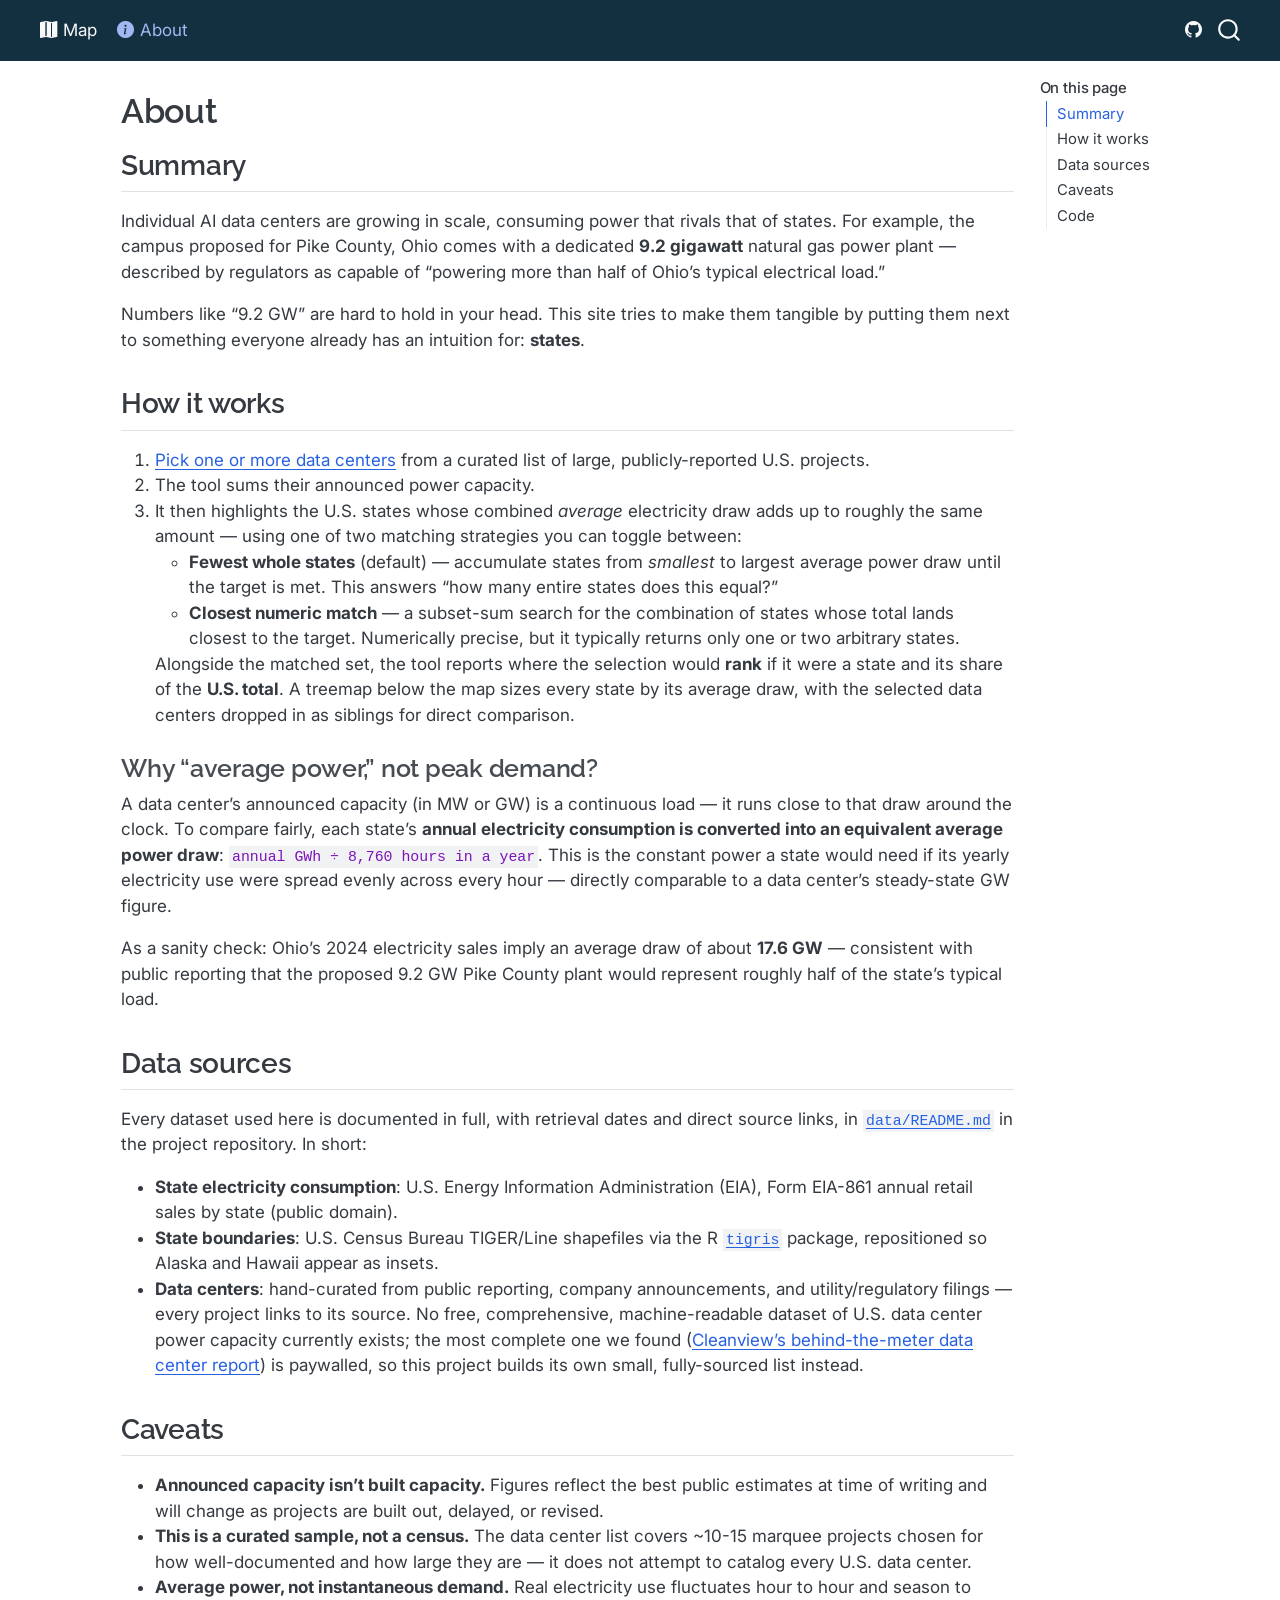
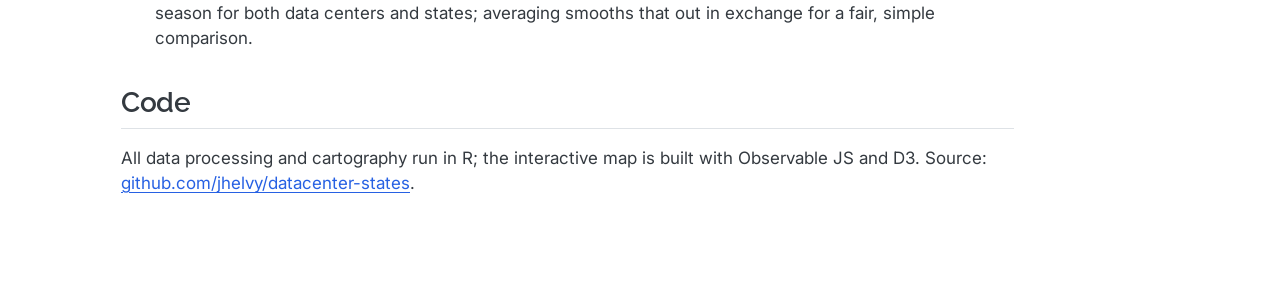
<file: about.html>
<!DOCTYPE html>
<html xmlns="http://www.w3.org/1999/xhtml" lang="en" xml:lang="en"><head>

<meta charset="utf-8">
<meta name="generator" content="quarto-1.9.38">

<meta name="viewport" content="width=device-width, initial-scale=1.0, user-scalable=yes">


<title>About – Data Centers vs.&nbsp;States</title>
<style>
/* Default styles provided by pandoc.
** See https://pandoc.org/MANUAL.html#variables-for-html for config info.
*/
code{white-space: pre-wrap;}
span.smallcaps{font-variant: small-caps;}
div.columns{display: flex; gap: min(4vw, 1.5em);}
div.column{flex: auto; overflow-x: auto;}
div.hanging-indent{margin-left: 1.5em; text-indent: -1.5em;}
ul.task-list{list-style: none;}
ul.task-list li input[type="checkbox"] {
  width: 0.8em;
  margin: 0 0.8em 0.2em -1em; /* quarto-specific, see https://github.com/quarto-dev/quarto-cli/issues/4556 */ 
  vertical-align: middle;
}
</style>


<script src="site_libs/quarto-nav/quarto-nav.js"></script>
<script src="site_libs/quarto-nav/headroom.min.js"></script>
<script src="site_libs/clipboard/clipboard.min.js"></script>
<script src="site_libs/quarto-search/autocomplete.umd.js"></script>
<script src="site_libs/quarto-search/fuse.min.js"></script>
<script src="site_libs/quarto-search/quarto-search.js"></script>
<meta name="quarto:offset" content="./">
<link href="./favicon.svg" rel="icon" type="image/svg+xml">
<script src="site_libs/quarto-html/quarto.js" type="module"></script>
<script src="site_libs/quarto-html/tabsets/tabsets.js" type="module"></script>
<script src="site_libs/quarto-html/popper.min.js"></script>
<script src="site_libs/quarto-html/tippy.umd.min.js"></script>
<script src="site_libs/quarto-html/anchor.min.js"></script>
<link href="site_libs/quarto-html/tippy.css" rel="stylesheet">
<link href="site_libs/quarto-html/quarto-syntax-highlighting-15634bcf2e68342d4ad2dfa704d543f6.css" rel="stylesheet" id="quarto-text-highlighting-styles">
<script src="site_libs/bootstrap/bootstrap.min.js"></script>
<link href="site_libs/bootstrap/bootstrap-icons.css" rel="stylesheet">
<link href="site_libs/bootstrap/bootstrap-6c51639ff0c399ca8a9a095a3cf14698.min.css" rel="stylesheet" append-hash="true" id="quarto-bootstrap" data-mode="light">
<script id="quarto-search-options" type="application/json">{
  "location": "navbar",
  "copy-button": false,
  "collapse-after": 3,
  "panel-placement": "end",
  "type": "overlay",
  "limit": 50,
  "keyboard-shortcut": [
    "f",
    "/",
    "s"
  ],
  "show-item-context": false,
  "language": {
    "search-no-results-text": "No results",
    "search-matching-documents-text": "matching documents",
    "search-copy-link-title": "Copy link to search",
    "search-hide-matches-text": "Hide additional matches",
    "search-more-match-text": "more match in this document",
    "search-more-matches-text": "more matches in this document",
    "search-clear-button-title": "Clear",
    "search-text-placeholder": "",
    "search-detached-cancel-button-title": "Cancel",
    "search-submit-button-title": "Submit",
    "search-label": "Search"
  }
}</script>
<link rel="preconnect" href="https://fonts.googleapis.com">
<link rel="preconnect" href="https://fonts.gstatic.com" crossorigin="">
<link rel="stylesheet" href="https://fonts.googleapis.com/css2?family=Inter:wght@400;500;600;700&amp;family=Raleway:wght@500;600;700&amp;display=swap">


<link rel="stylesheet" href="styles.css">
<meta property="og:title" content="About – Data Centers vs.&nbsp;States">
<meta property="og:description" content="How much power do AI data centers really use? See it next to the states.">
<meta property="og:image" content="https://jhelvy.github.io/datacenter-states/og-card.png">
<meta property="og:site_name" content="Data Centers vs.&nbsp;States">
<meta property="og:image:height" content="630">
<meta property="og:image:width" content="1200">
<meta name="twitter:title" content="About – Data Centers vs.&nbsp;States">
<meta name="twitter:description" content="How much power do AI data centers really use? See it next to the states.">
<meta name="twitter:image" content="https://jhelvy.github.io/datacenter-states/og-card.png">
<meta name="twitter:card" content="summary_large_image">
<meta name="twitter:image-height" content="630">
<meta name="twitter:image-width" content="1200">
</head>

<body class="nav-fixed quarto-light">

<div id="quarto-search-results"></div>
  <header id="quarto-header" class="headroom fixed-top">
    <nav class="navbar navbar-expand-lg " data-bs-theme="dark">
      <div class="navbar-container container-fluid">
            <div id="quarto-search" class="" title="Search"></div>
          <button class="navbar-toggler" type="button" data-bs-toggle="collapse" data-bs-target="#navbarCollapse" aria-controls="navbarCollapse" role="menu" aria-expanded="false" aria-label="Toggle navigation" onclick="if (window.quartoToggleHeadroom) { window.quartoToggleHeadroom(); }">
  <span class="navbar-toggler-icon"></span>
</button>
          <div class="collapse navbar-collapse" id="navbarCollapse">
            <ul class="navbar-nav navbar-nav-scroll me-auto">
  <li class="nav-item">
    <a class="nav-link" href="./index.html"> <i class="bi bi-map-fill" role="img">
</i> 
<span class="menu-text">Map</span></a>
  </li>  
  <li class="nav-item">
    <a class="nav-link active" href="./about.html" aria-current="page"> <i class="bi bi-info-circle-fill" role="img">
</i> 
<span class="menu-text">About</span></a>
  </li>  
</ul>
          </div> <!-- /navcollapse -->
            <div class="quarto-navbar-tools">
    <a href="https://github.com/jhelvy/datacenter-states" title="Source code on GitHub" class="quarto-navigation-tool px-1" aria-label="Source code on GitHub"><i class="bi bi-github"></i></a>
</div>
      </div> <!-- /container-fluid -->
    </nav>
</header>
<!-- content -->
<div id="quarto-content" class="quarto-container page-columns page-rows-contents page-layout-article page-navbar">
<!-- sidebar -->
<!-- margin-sidebar -->
    <div id="quarto-margin-sidebar" class="sidebar margin-sidebar">
        <nav id="TOC" role="doc-toc" class="toc-active">
    <h2 id="toc-title">On this page</h2>
   
  <ul class="collapse">
  <li><a href="#summary" id="toc-summary" class="nav-link active" data-scroll-target="#summary">Summary</a></li>
  <li><a href="#how-it-works" id="toc-how-it-works" class="nav-link" data-scroll-target="#how-it-works">How it works</a></li>
  <li><a href="#data-sources" id="toc-data-sources" class="nav-link" data-scroll-target="#data-sources">Data sources</a></li>
  <li><a href="#caveats" id="toc-caveats" class="nav-link" data-scroll-target="#caveats">Caveats</a></li>
  <li><a href="#code" id="toc-code" class="nav-link" data-scroll-target="#code">Code</a></li>
  </ul>
</nav>
    </div>
<!-- main -->
<main class="content" id="quarto-document-content">

<header id="title-block-header" class="quarto-title-block default">
<div class="quarto-title">
<h1 class="title">About</h1>
</div>



<div class="quarto-title-meta">

    
  
    
  </div>
  


</header>


<section id="summary" class="level2">
<h2 class="anchored" data-anchor-id="summary">Summary</h2>
<p>Individual AI data centers are growing in scale, consuming power that rivals that of states. For example, the campus proposed for Pike County, Ohio comes with a dedicated <strong>9.2 gigawatt</strong> natural gas power plant — described by regulators as capable of “powering more than half of Ohio’s typical electrical load.”</p>
<p>Numbers like “9.2 GW” are hard to hold in your head. This site tries to make them tangible by putting them next to something everyone already has an intuition for: <strong>states</strong>.</p>
</section>
<section id="how-it-works" class="level2">
<h2 class="anchored" data-anchor-id="how-it-works">How it works</h2>
<ol type="1">
<li><strong><a href="./index.html">Pick one or more data centers</a></strong> from a curated list of large, publicly-reported U.S. projects.</li>
<li>The tool sums their announced power capacity.</li>
<li>It then highlights the U.S. states whose combined <em>average</em> electricity draw adds up to roughly the same amount — using one of two matching strategies you can toggle between:
<ul>
<li><strong>Fewest whole states</strong> (default) — accumulate states from <em>smallest</em> to largest average power draw until the target is met. This answers “how many entire states does this equal?”</li>
<li><strong>Closest numeric match</strong> — a subset-sum search for the combination of states whose total lands closest to the target. Numerically precise, but it typically returns only one or two arbitrary states.</li>
</ul>
Alongside the matched set, the tool reports where the selection would <strong>rank</strong> if it were a state and its share of the <strong>U.S. total</strong>. A treemap below the map sizes every state by its average draw, with the selected data centers dropped in as siblings for direct comparison.</li>
</ol>
<section id="why-average-power-not-peak-demand" class="level3">
<h3 class="anchored" data-anchor-id="why-average-power-not-peak-demand">Why “average power,” not peak demand?</h3>
<p>A data center’s announced capacity (in MW or GW) is a continuous load — it runs close to that draw around the clock. To compare fairly, each state’s <strong>annual electricity consumption is converted into an equivalent average power draw</strong>: <code>annual GWh ÷ 8,760 hours in a year</code>. This is the constant power a state would need if its yearly electricity use were spread evenly across every hour — directly comparable to a data center’s steady-state GW figure.</p>
<p>As a sanity check: Ohio’s 2024 electricity sales imply an average draw of about <strong>17.6 GW</strong> — consistent with public reporting that the proposed 9.2 GW Pike County plant would represent roughly half of the state’s typical load.</p>
</section>
</section>
<section id="data-sources" class="level2">
<h2 class="anchored" data-anchor-id="data-sources">Data sources</h2>
<p>Every dataset used here is documented in full, with retrieval dates and direct source links, in <a href="https://github.com/jhelvy/datacenter-states/blob/main/data/README.md"><code>data/README.md</code></a> in the project repository. In short:</p>
<ul>
<li><strong>State electricity consumption</strong>: U.S. Energy Information Administration (EIA), Form EIA-861 annual retail sales by state (public domain).</li>
<li><strong>State boundaries</strong>: U.S. Census Bureau TIGER/Line shapefiles via the R <a href="https://github.com/walkerke/tigris"><code>tigris</code></a> package, repositioned so Alaska and Hawaii appear as insets.</li>
<li><strong>Data centers</strong>: hand-curated from public reporting, company announcements, and utility/regulatory filings — every project links to its source. No free, comprehensive, machine-readable dataset of U.S. data center power capacity currently exists; the most complete one we found (<a href="https://cleanview.co/reports/behind-the-meter-data-centers">Cleanview’s behind-the-meter data center report</a>) is paywalled, so this project builds its own small, fully-sourced list instead.</li>
</ul>
</section>
<section id="caveats" class="level2">
<h2 class="anchored" data-anchor-id="caveats">Caveats</h2>
<ul>
<li><strong>Announced capacity isn’t built capacity.</strong> Figures reflect the best public estimates at time of writing and will change as projects are built out, delayed, or revised.</li>
<li><strong>This is a curated sample, not a census.</strong> The data center list covers ~10-15 marquee projects chosen for how well-documented and how large they are — it does not attempt to catalog every U.S. data center.</li>
<li><strong>Average power, not instantaneous demand.</strong> Real electricity use fluctuates hour to hour and season to season for both data centers and states; averaging smooths that out in exchange for a fair, simple comparison.</li>
</ul>
</section>
<section id="code" class="level2">
<h2 class="anchored" data-anchor-id="code">Code</h2>
<p>All data processing and cartography run in R; the interactive map is built with Observable JS and D3. Source: <a href="https://github.com/jhelvy/datacenter-states">github.com/jhelvy/datacenter-states</a>.</p>


</section>

</main> <!-- /main -->
<script id="quarto-html-after-body" type="application/javascript">
  window.document.addEventListener("DOMContentLoaded", function (event) {
    const icon = "";
    const anchorJS = new window.AnchorJS();
    anchorJS.options = {
      placement: 'right',
      icon: icon
    };
    anchorJS.add('.anchored');
    const isCodeAnnotation = (el) => {
      for (const clz of el.classList) {
        if (clz.startsWith('code-annotation-')) {                     
          return true;
        }
      }
      return false;
    }
    const onCopySuccess = function(e) {
      // button target
      const button = e.trigger;
      // don't keep focus
      button.blur();
      // flash "checked"
      button.classList.add('code-copy-button-checked');
      var currentTitle = button.getAttribute("title");
      button.setAttribute("title", "Copied!");
      let tooltip;
      if (window.bootstrap) {
        button.setAttribute("data-bs-toggle", "tooltip");
        button.setAttribute("data-bs-placement", "left");
        button.setAttribute("data-bs-title", "Copied!");
        tooltip = new bootstrap.Tooltip(button, 
          { trigger: "manual", 
            customClass: "code-copy-button-tooltip",
            offset: [0, -8]});
        tooltip.show();    
      }
      setTimeout(function() {
        if (tooltip) {
          tooltip.hide();
          button.removeAttribute("data-bs-title");
          button.removeAttribute("data-bs-toggle");
          button.removeAttribute("data-bs-placement");
        }
        button.setAttribute("title", currentTitle);
        button.classList.remove('code-copy-button-checked');
      }, 1000);
      // clear code selection
      e.clearSelection();
    }
    const getTextToCopy = function(trigger) {
      const outerScaffold = trigger.parentElement.cloneNode(true);
      const codeEl = outerScaffold.querySelector('code');
      for (const childEl of codeEl.children) {
        if (isCodeAnnotation(childEl)) {
          childEl.remove();
        }
      }
      return codeEl.innerText;
    }
    const clipboard = new window.ClipboardJS('.code-copy-button:not([data-in-quarto-modal])', {
      text: getTextToCopy
    });
    clipboard.on('success', onCopySuccess);
    if (window.document.getElementById('quarto-embedded-source-code-modal')) {
      const clipboardModal = new window.ClipboardJS('.code-copy-button[data-in-quarto-modal]', {
        text: getTextToCopy,
        container: window.document.getElementById('quarto-embedded-source-code-modal')
      });
      clipboardModal.on('success', onCopySuccess);
    }
      var localhostRegex = new RegExp(/^(?:http|https):\/\/localhost\:?[0-9]*\//);
      var mailtoRegex = new RegExp(/^mailto:/);
        var filterRegex = new RegExp("https:\/\/jhelvy\.github\.io\/datacenter-states");
      var isInternal = (href) => {
          return filterRegex.test(href) || localhostRegex.test(href) || mailtoRegex.test(href);
      }
      // Inspect non-navigation links and adorn them if external
     var links = window.document.querySelectorAll('a[href]:not(.nav-link):not(.navbar-brand):not(.toc-action):not(.sidebar-link):not(.sidebar-item-toggle):not(.pagination-link):not(.no-external):not([aria-hidden]):not(.dropdown-item):not(.quarto-navigation-tool):not(.about-link)');
      for (var i=0; i<links.length; i++) {
        const link = links[i];
        if (!isInternal(link.href)) {
          // undo the damage that might have been done by quarto-nav.js in the case of
          // links that we want to consider external
          if (link.dataset.originalHref !== undefined) {
            link.href = link.dataset.originalHref;
          }
        }
      }
    function tippyHover(el, contentFn, onTriggerFn, onUntriggerFn) {
      const config = {
        allowHTML: true,
        maxWidth: 500,
        delay: 100,
        arrow: false,
        appendTo: function(el) {
            return el.parentElement;
        },
        interactive: true,
        interactiveBorder: 10,
        theme: 'quarto',
        placement: 'bottom-start',
      };
      if (contentFn) {
        config.content = contentFn;
      }
      if (onTriggerFn) {
        config.onTrigger = onTriggerFn;
      }
      if (onUntriggerFn) {
        config.onUntrigger = onUntriggerFn;
      }
      window.tippy(el, config); 
    }
    const noterefs = window.document.querySelectorAll('a[role="doc-noteref"]');
    for (var i=0; i<noterefs.length; i++) {
      const ref = noterefs[i];
      tippyHover(ref, function() {
        // use id or data attribute instead here
        let href = ref.getAttribute('data-footnote-href') || ref.getAttribute('href');
        try { href = new URL(href).hash; } catch {}
        const id = href.replace(/^#\/?/, "");
        const note = window.document.getElementById(id);
        if (note) {
          return note.innerHTML;
        } else {
          return "";
        }
      });
    }
    const xrefs = window.document.querySelectorAll('a.quarto-xref');
    const processXRef = (id, note) => {
      // Strip column container classes
      const stripColumnClz = (el) => {
        el.classList.remove("page-full", "page-columns");
        if (el.children) {
          for (const child of el.children) {
            stripColumnClz(child);
          }
        }
      }
      stripColumnClz(note)
      if (id === null || id.startsWith('sec-')) {
        // Special case sections, only their first couple elements
        const container = document.createElement("div");
        if (note.children && note.children.length > 2) {
          container.appendChild(note.children[0].cloneNode(true));
          for (let i = 1; i < note.children.length; i++) {
            const child = note.children[i];
            if (child.tagName === "P" && child.innerText === "") {
              continue;
            } else {
              container.appendChild(child.cloneNode(true));
              break;
            }
          }
          if (window.Quarto?.typesetMath) {
            window.Quarto.typesetMath(container);
          }
          return container.innerHTML
        } else {
          if (window.Quarto?.typesetMath) {
            window.Quarto.typesetMath(note);
          }
          return note.innerHTML;
        }
      } else {
        // Remove any anchor links if they are present
        const anchorLink = note.querySelector('a.anchorjs-link');
        if (anchorLink) {
          anchorLink.remove();
        }
        if (window.Quarto?.typesetMath) {
          window.Quarto.typesetMath(note);
        }
        if (note.classList.contains("callout")) {
          return note.outerHTML;
        } else {
          return note.innerHTML;
        }
      }
    }
    for (var i=0; i<xrefs.length; i++) {
      const xref = xrefs[i];
      tippyHover(xref, undefined, function(instance) {
        instance.disable();
        let url = xref.getAttribute('href');
        let hash = undefined; 
        if (url.startsWith('#')) {
          hash = url;
        } else {
          try { hash = new URL(url).hash; } catch {}
        }
        if (hash) {
          const id = hash.replace(/^#\/?/, "");
          const note = window.document.getElementById(id);
          if (note !== null) {
            try {
              const html = processXRef(id, note.cloneNode(true));
              instance.setContent(html);
            } finally {
              instance.enable();
              instance.show();
            }
          } else {
            // See if we can fetch this
            fetch(url.split('#')[0])
            .then(res => res.text())
            .then(html => {
              const parser = new DOMParser();
              const htmlDoc = parser.parseFromString(html, "text/html");
              const note = htmlDoc.getElementById(id);
              if (note !== null) {
                const html = processXRef(id, note);
                instance.setContent(html);
              } 
            }).finally(() => {
              instance.enable();
              instance.show();
            });
          }
        } else {
          // See if we can fetch a full url (with no hash to target)
          // This is a special case and we should probably do some content thinning / targeting
          fetch(url)
          .then(res => res.text())
          .then(html => {
            const parser = new DOMParser();
            const htmlDoc = parser.parseFromString(html, "text/html");
            const note = htmlDoc.querySelector('main.content');
            if (note !== null) {
              // This should only happen for chapter cross references
              // (since there is no id in the URL)
              // remove the first header
              if (note.children.length > 0 && note.children[0].tagName === "HEADER") {
                note.children[0].remove();
              }
              const html = processXRef(null, note);
              instance.setContent(html);
            } 
          }).finally(() => {
            instance.enable();
            instance.show();
          });
        }
      }, function(instance) {
      });
    }
        let selectedAnnoteEl;
        const selectorForAnnotation = ( cell, annotation) => {
          let cellAttr = 'data-code-cell="' + cell + '"';
          let lineAttr = 'data-code-annotation="' +  annotation + '"';
          const selector = 'span[' + cellAttr + '][' + lineAttr + ']';
          return selector;
        }
        const selectCodeLines = (annoteEl) => {
          const doc = window.document;
          const targetCell = annoteEl.getAttribute("data-target-cell");
          const targetAnnotation = annoteEl.getAttribute("data-target-annotation");
          const annoteSpan = window.document.querySelector(selectorForAnnotation(targetCell, targetAnnotation));
          const lines = annoteSpan.getAttribute("data-code-lines").split(",");
          const lineIds = lines.map((line) => {
            return targetCell + "-" + line;
          })
          let top = null;
          let height = null;
          let parent = null;
          if (lineIds.length > 0) {
              //compute the position of the single el (top and bottom and make a div)
              const el = window.document.getElementById(lineIds[0]);
              top = el.offsetTop;
              height = el.offsetHeight;
              parent = el.parentElement.parentElement;
            if (lineIds.length > 1) {
              const lastEl = window.document.getElementById(lineIds[lineIds.length - 1]);
              const bottom = lastEl.offsetTop + lastEl.offsetHeight;
              height = bottom - top;
            }
            if (top !== null && height !== null && parent !== null) {
              // cook up a div (if necessary) and position it 
              let div = window.document.getElementById("code-annotation-line-highlight");
              if (div === null) {
                div = window.document.createElement("div");
                div.setAttribute("id", "code-annotation-line-highlight");
                div.style.position = 'absolute';
                parent.appendChild(div);
              }
              div.style.top = top - 2 + "px";
              div.style.height = height + 4 + "px";
              div.style.left = 0;
              let gutterDiv = window.document.getElementById("code-annotation-line-highlight-gutter");
              if (gutterDiv === null) {
                gutterDiv = window.document.createElement("div");
                gutterDiv.setAttribute("id", "code-annotation-line-highlight-gutter");
                gutterDiv.style.position = 'absolute';
                const codeCell = window.document.getElementById(targetCell);
                const gutter = codeCell.querySelector('.code-annotation-gutter');
                gutter.appendChild(gutterDiv);
              }
              gutterDiv.style.top = top - 2 + "px";
              gutterDiv.style.height = height + 4 + "px";
            }
            selectedAnnoteEl = annoteEl;
          }
        };
        const unselectCodeLines = () => {
          const elementsIds = ["code-annotation-line-highlight", "code-annotation-line-highlight-gutter"];
          elementsIds.forEach((elId) => {
            const div = window.document.getElementById(elId);
            if (div) {
              div.remove();
            }
          });
          selectedAnnoteEl = undefined;
        };
          // Handle positioning of the toggle
      window.addEventListener(
        "resize",
        throttle(() => {
          elRect = undefined;
          if (selectedAnnoteEl) {
            selectCodeLines(selectedAnnoteEl);
          }
        }, 10)
      );
      function throttle(fn, ms) {
      let throttle = false;
      let timer;
        return (...args) => {
          if(!throttle) { // first call gets through
              fn.apply(this, args);
              throttle = true;
          } else { // all the others get throttled
              if(timer) clearTimeout(timer); // cancel #2
              timer = setTimeout(() => {
                fn.apply(this, args);
                timer = throttle = false;
              }, ms);
          }
        };
      }
        // Attach click handler to the DT
        const annoteDls = window.document.querySelectorAll('dt[data-target-cell]');
        for (const annoteDlNode of annoteDls) {
          annoteDlNode.addEventListener('click', (event) => {
            const clickedEl = event.target;
            if (clickedEl !== selectedAnnoteEl) {
              unselectCodeLines();
              const activeEl = window.document.querySelector('dt[data-target-cell].code-annotation-active');
              if (activeEl) {
                activeEl.classList.remove('code-annotation-active');
              }
              selectCodeLines(clickedEl);
              clickedEl.classList.add('code-annotation-active');
            } else {
              // Unselect the line
              unselectCodeLines();
              clickedEl.classList.remove('code-annotation-active');
            }
          });
        }
    const findCites = (el) => {
      const parentEl = el.parentElement;
      if (parentEl) {
        const cites = parentEl.dataset.cites;
        if (cites) {
          return {
            el,
            cites: cites.split(' ')
          };
        } else {
          return findCites(el.parentElement)
        }
      } else {
        return undefined;
      }
    };
    var bibliorefs = window.document.querySelectorAll('a[role="doc-biblioref"]');
    for (var i=0; i<bibliorefs.length; i++) {
      const ref = bibliorefs[i];
      const citeInfo = findCites(ref);
      if (citeInfo) {
        tippyHover(citeInfo.el, function() {
          var popup = window.document.createElement('div');
          citeInfo.cites.forEach(function(cite) {
            var citeDiv = window.document.createElement('div');
            citeDiv.classList.add('hanging-indent');
            citeDiv.classList.add('csl-entry');
            var biblioDiv = window.document.getElementById('ref-' + cite);
            if (biblioDiv) {
              citeDiv.innerHTML = biblioDiv.innerHTML;
            }
            popup.appendChild(citeDiv);
          });
          return popup.innerHTML;
        });
      }
    }
  });
  </script>
</div> <!-- /content -->




</body></html>
</file>
<file: site_libs/quarto-html/tippy.css>
.tippy-box[data-animation=fade][data-state=hidden]{opacity:0}[data-tippy-root]{max-width:calc(100vw - 10px)}.tippy-box{position:relative;background-color:#333;color:#fff;border-radius:4px;font-size:14px;line-height:1.4;white-space:normal;outline:0;transition-property:transform,visibility,opacity}.tippy-box[data-placement^=top]>.tippy-arrow{bottom:0}.tippy-box[data-placement^=top]>.tippy-arrow:before{bottom:-7px;left:0;border-width:8px 8px 0;border-top-color:initial;transform-origin:center top}.tippy-box[data-placement^=bottom]>.tippy-arrow{top:0}.tippy-box[data-placement^=bottom]>.tippy-arrow:before{top:-7px;left:0;border-width:0 8px 8px;border-bottom-color:initial;transform-origin:center bottom}.tippy-box[data-placement^=left]>.tippy-arrow{right:0}.tippy-box[data-placement^=left]>.tippy-arrow:before{border-width:8px 0 8px 8px;border-left-color:initial;right:-7px;transform-origin:center left}.tippy-box[data-placement^=right]>.tippy-arrow{left:0}.tippy-box[data-placement^=right]>.tippy-arrow:before{left:-7px;border-width:8px 8px 8px 0;border-right-color:initial;transform-origin:center right}.tippy-box[data-inertia][data-state=visible]{transition-timing-function:cubic-bezier(.54,1.5,.38,1.11)}.tippy-arrow{width:16px;height:16px;color:#333}.tippy-arrow:before{content:"";position:absolute;border-color:transparent;border-style:solid}.tippy-content{position:relative;padding:5px 9px;z-index:1}
</file>
<file: site_libs/quarto-html/quarto-syntax-highlighting-15634bcf2e68342d4ad2dfa704d543f6.css>
/* quarto syntax highlight colors */
:root {
  --quarto-hl-ot-color: #003B4F;
  --quarto-hl-at-color: #657422;
  --quarto-hl-ss-color: #20794D;
  --quarto-hl-an-color: #5E5E5E;
  --quarto-hl-fu-color: #4758AB;
  --quarto-hl-st-color: #20794D;
  --quarto-hl-cf-color: #003B4F;
  --quarto-hl-op-color: #5E5E5E;
  --quarto-hl-er-color: #AD0000;
  --quarto-hl-bn-color: #AD0000;
  --quarto-hl-al-color: #AD0000;
  --quarto-hl-va-color: #111111;
  --quarto-hl-bu-color: inherit;
  --quarto-hl-ex-color: inherit;
  --quarto-hl-pp-color: #AD0000;
  --quarto-hl-in-color: #5E5E5E;
  --quarto-hl-vs-color: #20794D;
  --quarto-hl-wa-color: #5E5E5E;
  --quarto-hl-do-color: #5E5E5E;
  --quarto-hl-im-color: #00769E;
  --quarto-hl-ch-color: #20794D;
  --quarto-hl-dt-color: #AD0000;
  --quarto-hl-fl-color: #AD0000;
  --quarto-hl-co-color: #5E5E5E;
  --quarto-hl-cv-color: #5E5E5E;
  --quarto-hl-cn-color: #8f5902;
  --quarto-hl-sc-color: #5E5E5E;
  --quarto-hl-dv-color: #AD0000;
  --quarto-hl-kw-color: #003B4F;
}

/* other quarto variables */
:root {
  --quarto-font-monospace: SFMono-Regular, Menlo, Monaco, Consolas, "Liberation Mono", "Courier New", monospace;
}

/* syntax highlight based on Pandoc's rules */
pre > code.sourceCode > span {
  color: #003B4F;
}

code.sourceCode > span {
  color: #003B4F;
}

div.sourceCode,
div.sourceCode pre.sourceCode {
  color: #003B4F;
}

/* Normal */
code span {
  color: #003B4F;
}

/* Alert */
code span.al {
  color: #AD0000;
  font-style: inherit;
}

/* Annotation */
code span.an {
  color: #5E5E5E;
  font-style: inherit;
}

/* Attribute */
code span.at {
  color: #657422;
  font-style: inherit;
}

/* BaseN */
code span.bn {
  color: #AD0000;
  font-style: inherit;
}

/* BuiltIn */
code span.bu {
  font-style: inherit;
}

/* ControlFlow */
code span.cf {
  color: #003B4F;
  font-weight: bold;
  font-style: inherit;
}

/* Char */
code span.ch {
  color: #20794D;
  font-style: inherit;
}

/* Constant */
code span.cn {
  color: #8f5902;
  font-style: inherit;
}

/* Comment */
code span.co {
  color: #5E5E5E;
  font-style: inherit;
}

/* CommentVar */
code span.cv {
  color: #5E5E5E;
  font-style: italic;
}

/* Documentation */
code span.do {
  color: #5E5E5E;
  font-style: italic;
}

/* DataType */
code span.dt {
  color: #AD0000;
  font-style: inherit;
}

/* DecVal */
code span.dv {
  color: #AD0000;
  font-style: inherit;
}

/* Error */
code span.er {
  color: #AD0000;
  font-style: inherit;
}

/* Extension */
code span.ex {
  font-style: inherit;
}

/* Float */
code span.fl {
  color: #AD0000;
  font-style: inherit;
}

/* Function */
code span.fu {
  color: #4758AB;
  font-style: inherit;
}

/* Import */
code span.im {
  color: #00769E;
  font-style: inherit;
}

/* Information */
code span.in {
  color: #5E5E5E;
  font-style: inherit;
}

/* Keyword */
code span.kw {
  color: #003B4F;
  font-weight: bold;
  font-style: inherit;
}

/* Operator */
code span.op {
  color: #5E5E5E;
  font-style: inherit;
}

/* Other */
code span.ot {
  color: #003B4F;
  font-style: inherit;
}

/* Preprocessor */
code span.pp {
  color: #AD0000;
  font-style: inherit;
}

/* SpecialChar */
code span.sc {
  color: #5E5E5E;
  font-style: inherit;
}

/* SpecialString */
code span.ss {
  color: #20794D;
  font-style: inherit;
}

/* String */
code span.st {
  color: #20794D;
  font-style: inherit;
}

/* Variable */
code span.va {
  color: #111111;
  font-style: inherit;
}

/* VerbatimString */
code span.vs {
  color: #20794D;
  font-style: inherit;
}

/* Warning */
code span.wa {
  color: #5E5E5E;
  font-style: italic;
}

.prevent-inlining {
  content: "</";
}

/*# sourceMappingURL=f23921c56f73e400b49028c9186a1aa0.css.map */
</file>
<file: styles.css>
/* Theme-aware styling for the map and about pages. Uses Bootstrap 5.3 CSS
   variables (which Quarto keeps in sync with the active light/dark theme)
   instead of hardcoded colors, so nothing needs to change when the user
   toggles dark mode. */

/* ---- Design tokens ---------------------------------------------------- */

:root {
  /* Raleway is a display face: strong at heading sizes, hard to read in the
     0.78rem sidebar meta lines, so body text runs on Inter instead. */
  --dcs-display: "Raleway", "Avenir Next", "Segoe UI", system-ui, sans-serif;
  --dcs-body: "Inter", system-ui, -apple-system, "Segoe UI", Helvetica, Arial,
    sans-serif;

  --dcs-green: #2ca25f;
  --dcs-green-soft: rgba(44, 162, 95, 0.09);
  --dcs-ink: #12303f;

  --dcs-shadow: 0 1px 2px rgba(16, 24, 40, 0.04),
    0 2px 6px rgba(16, 24, 40, 0.06);

  --bs-body-font-family: var(--dcs-body);
}

body {
  font-family: var(--dcs-body);
}

/* The navbar runs on the dark ink set in _quarto.yml; its accent follows the
   map's highlight green rather than cosmo's default blue. */
.navbar {
  --bs-navbar-active-color: #6fd39b;
  --bs-navbar-hover-color: #6fd39b;
}

h1, h2, h3, h4, h5, h6,
.navbar-brand {
  font-family: var(--dcs-display);
  letter-spacing: -0.01em;
}

/* Figures re-render on every selection change; proportional digits make the
   numbers jitter as they swap, so everything numeric gets fixed-width ones. */
.kpi-value,
.kpi-sub,
.opt-meta,
.matched-list,
.viz-tip-sub {
  font-variant-numeric: tabular-nums;
}

/* Runs the full width of the dashboard rather than a narrow reading column. */
.lede {
  max-width: 1500px;
  font-size: 1.1rem;
  line-height: 1.5;
  color: var(--bs-secondary-color, #555);
  margin: -0.25rem 0 1.5rem 0;
}

/* ---- Shared bits ------------------------------------------------------ */

.readout {
  background: var(--bs-tertiary-bg, #f7f7f7);
  border-radius: 6px;
  padding: 0.75rem 1rem;
  margin: 0.75rem 0 1.5rem 0;
}

.readout ul {
  margin: 0.5rem 0 0 0;
}

.fig-note {
  font-size: 0.78rem;
  line-height: 1.45;
  color: var(--bs-secondary-color, #666);
  max-width: 78ch;
  margin: 0.6rem 0 1.5rem 0;
}

.legend {
  display: flex;
  flex-wrap: wrap;
  gap: 1.25rem 3rem;
  align-items: flex-start;
  margin: 0.5rem 0 1rem 0;
  font-size: 0.9rem;
}

/* Each key is a left-aligned vertical stack under its own title. */

.legend-group {
  display: flex;
  flex-direction: column;
  align-items: flex-start;
  gap: 0.3rem;
}

.legend-title {
  font-family: var(--dcs-display);
  font-size: 0.75rem;
  font-weight: 600;
  letter-spacing: 0.04em;
  text-transform: uppercase;
  color: var(--bs-secondary-color, #666);
}

.legend-item {
  display: inline-flex;
  align-items: center;
  gap: 0.35rem;
}

.legend .swatch {
  display: inline-block;
  width: 14px;
  height: 14px;
  border-radius: 3px;
}

.legend .swatch.dot {
  border-radius: 50%;
  border: 1px solid var(--bs-border-color, #111);
}

/* ---- SVG map (index.qmd) ---------------------------------------------- */

.state-path {
  stroke: var(--bs-body-bg, #fff);
  stroke-width: 0.75px;
  transition: fill 260ms ease;
}

.state-matched {
  fill: var(--dcs-green);
}

.state-unmatched {
  fill: var(--bs-secondary-bg, #e0e0e0);
}

/* Two-tone threshold view: below vs above the selected capacity. */

.state-below {
  fill: var(--dcs-green);
}

.state-above {
  fill: var(--bs-secondary-bg, #e0e0e0);
}

.dc-dot {
  stroke: var(--bs-body-bg, #fff);
  stroke-width: 1.5px;
}

.dc-label {
  font-size: 11px;
  fill: var(--bs-body-color, #111);
  paint-order: stroke;
  stroke: var(--bs-body-bg, #fff);
  stroke-width: 3px;
}

/* Drawn when de-collision has pushed a label off its own dot. */
.dc-leader {
  stroke: var(--bs-body-color, #111);
  stroke-width: 1px;
  opacity: 0.45;
}

/* ---- Hover tooltip (map + treemap) ------------------------------------ */

.viz-wrap {
  position: relative;
}

.viz-tip {
  position: absolute;
  z-index: 5;
  pointer-events: none;
  transform: translate(-50%, -118%);
  background: var(--bs-body-bg, #fff);
  border: 1px solid var(--bs-border-color, #dee2e6);
  border-radius: 6px;
  box-shadow: 0 4px 14px rgba(16, 24, 40, 0.14);
  padding: 0.4rem 0.6rem;
  font-size: 0.8rem;
  line-height: 1.35;
  white-space: nowrap;
}

.viz-tip[hidden] {
  display: none;
}

.viz-tip-name {
  display: block;
  font-weight: 600;
}

.viz-tip-sub {
  color: var(--bs-secondary-color, #666);
}

/* ---- Dashboard layout (index.qmd) ------------------------------------- */

.dash {
  display: grid;
  grid-template-columns: 320px minmax(0, 1fr);
  gap: 1.5rem;
  align-items: start;
  max-width: 1500px;
}

/* Two boxes -- comparison mode, then data centers -- stacked and sticky. */
.dash-side {
  position: sticky;
  top: 1rem;
  display: flex;
  flex-direction: column;
  gap: 1rem;
}

.panel {
  border: 1px solid var(--bs-border-color, #dee2e6);
  border-radius: 8px;
  padding: 1rem 1.1rem 1.15rem 1.1rem;
  background: var(--bs-tertiary-bg, #f8f9fa);
  box-shadow: var(--dcs-shadow);
}

/* Both boxes share the grey; the mode box is set apart by its border alone. */
.panel-mode {
  border-color: var(--dcs-green);
}

.dash-side h4 {
  font-size: 0.8rem;
  text-transform: uppercase;
  letter-spacing: 0.06em;
  color: var(--bs-secondary-color, #666);
  margin: 1.25rem 0 0.5rem 0;
}

.panel h4:first-child {
  margin-top: 0;
}

.dash-main h4 {
  font-size: 1rem;
  font-weight: 600;
  letter-spacing: 0;
  margin: 1.75rem 0 0.4rem 0;
}

/* Observable Inputs render a fixed-width form; let them fill the sidebar. */
.dash-side form {
  max-width: 100%;
}

.dash-side form > div {
  max-width: 100%;
}

/* Observable Inputs centre the box against the whole label, which lands it
   beside line 2 of any option that wraps. Top-align box and text instead. */
.dash-side form label {
  display: flex;
  align-items: flex-start;
  gap: 0.5rem;
  max-width: 100%;
  line-height: 1.35;
}

.dash-side form input[type="checkbox"],
.dash-side form input[type="radio"] {
  flex: 0 0 auto;
  margin: 0.28rem 0 0 0;
}

/* One option row: bold name, small qualifier beneath. Used by both the
   comparison-mode radios and the data-center checkboxes so the two boxes read
   the same way. */
.opt {
  display: inline-block;
  line-height: 1.3;
  vertical-align: top;
}

.opt-name {
  display: block;
  font-weight: 600;
}

.opt-meta {
  display: block;
  font-size: 0.78rem;
  color: var(--bs-secondary-color, #666);
}

.strategy-note {
  font-size: 0.78rem;
  line-height: 1.45;
  color: var(--bs-secondary-color, #666);
  border-left: 2px solid var(--bs-border-color, #dee2e6);
  padding-left: 0.6rem;
  margin: 0.6rem 0 0 0;
}

/* ---- Option lists ----------------------------------------------------- */

.opt-list {
  border-top: 1px solid var(--bs-border-color, #dee2e6);
  border-bottom: 1px solid var(--bs-border-color, #dee2e6);
  margin: 0 -0.35rem;
  padding: 0 0.35rem;
}

/* Observable Inputs may put the options in a wrapper div or directly in the
   form depending on version; make both a vertical stack. */
.opt-list form,
.opt-list form > div {
  display: flex;
  flex-direction: column;
}

.opt-list form label {
  padding: 0.45rem;
  border-top: 1px solid var(--bs-border-color, #dee2e6);
  border-radius: 4px;
  cursor: pointer;
  transition: background-color 120ms ease;
}

.opt-list form label:first-child {
  border-top: none;
}

.opt-list form label:hover {
  background: var(--bs-secondary-bg, #e9ecef);
}

/* Checked rows echo the map's highlight color. */
.opt-list form label:has(input:checked) {
  background: var(--dcs-green-soft);
  box-shadow: inset 3px 0 0 var(--dcs-green);
}

/* Eleven two-line options overflow the viewport and defeat the sticky
   sidebar, so only the data-center list scrolls inside a fixed frame. */
.dc-list {
  max-height: min(40vh, 360px);
  overflow-y: auto;
  overscroll-behavior: contain;
}

/* ---- Results bar ------------------------------------------------------ */

.kpi-row {
  display: grid;
  grid-template-columns: repeat(auto-fit, minmax(150px, 1fr));
  gap: 0.75rem;
  margin-bottom: 0.75rem;
}

.kpi {
  border: 1px solid var(--bs-border-color, #dee2e6);
  border-radius: 8px;
  padding: 0.7rem 0.85rem;
  background: var(--bs-body-bg, #fff);
  box-shadow: var(--dcs-shadow);
}

.kpi-primary {
  border-color: var(--dcs-green);
}

.kpi-value {
  font-family: var(--dcs-display);
  font-size: 1.65rem;
  font-weight: 700;
  line-height: 1.1;
  letter-spacing: -0.02em;
}

.kpi-unit {
  font-size: 0.95rem;
  font-weight: 500;
  color: var(--bs-secondary-color, #666);
}

.kpi-label {
  font-size: 0.8rem;
  font-weight: 600;
  margin-top: 0.15rem;
}

.kpi-sub {
  font-size: 0.75rem;
  color: var(--bs-secondary-color, #666);
  margin-top: 0.1rem;
}

.kpi-empty {
  border: 1px dashed var(--bs-border-color, #dee2e6);
  border-radius: 8px;
  padding: 1rem;
  color: var(--bs-secondary-color, #666);
}

.matched-list {
  font-size: 0.82rem;
  color: var(--bs-secondary-color, #666);
  margin: 0 0 0.5rem 0;
}

.matched-list-label {
  font-weight: 600;
}

@media (max-width: 900px) {
  .dash {
    grid-template-columns: minmax(0, 1fr);
  }

  .dash-side {
    position: static;
  }

  .dc-list {
    max-height: none;
  }
}

/* ---- Sidebar select-all / clear buttons ------------------------------- */

.dc-btn-row {
  display: flex;
  gap: 0.4rem;
  margin-bottom: 0.6rem;
}

.dc-btn {
  flex: 1;
  font-size: 0.78rem;
  padding: 0.25rem 0.5rem;
  border: 1px solid var(--bs-border-color, #dee2e6);
  border-radius: 4px;
  background: var(--bs-body-bg, #fff);
  color: inherit;
  cursor: pointer;
}

.dc-btn:hover {
  background: var(--bs-secondary-bg, #e9ecef);
}

/* ---- Treemap ---------------------------------------------------------- */

.tm-rect {
  stroke: var(--bs-body-bg, #fff);
  stroke-width: 0.5px;
  transition: fill 260ms ease;
}

.tm-matched {
  fill: var(--dcs-green);
}

.tm-unmatched {
  fill: var(--bs-secondary-bg, #e0e0e0);
}

.tm-below {
  fill: var(--dcs-green);
}

.tm-above {
  fill: var(--bs-secondary-bg, #e0e0e0);
}

.tm-dc {
  stroke: #212529;
  stroke-width: 1.75px;
}

.tm-label {
  font-size: 11px;
  font-weight: 600;
  fill: #212529;
  pointer-events: none;
}

.tm-label-dc {
  fill: #fff;
  paint-order: stroke;
  stroke: rgba(0, 0, 0, 0.45);
  stroke-width: 2.5px;
}

.tm-value {
  font-size: 10px;
  fill: #495057;
  pointer-events: none;
  font-variant-numeric: tabular-nums;
}

/* Labels sitting on the filled (matched) green need to flip to white. */
.tm-on-fill {
  fill: #fff;
}

/* Hover outline for map states and treemap cells. Declared last so it wins
   against the per-tone stroke rules above (equal specificity). */
.is-hovered {
  stroke: var(--dcs-ink);
  stroke-width: 1.6px;
}

@media (prefers-reduced-motion: reduce) {
  .state-path,
  .tm-rect,
  .opt-list form label {
    transition: none;
  }
}
</file>
